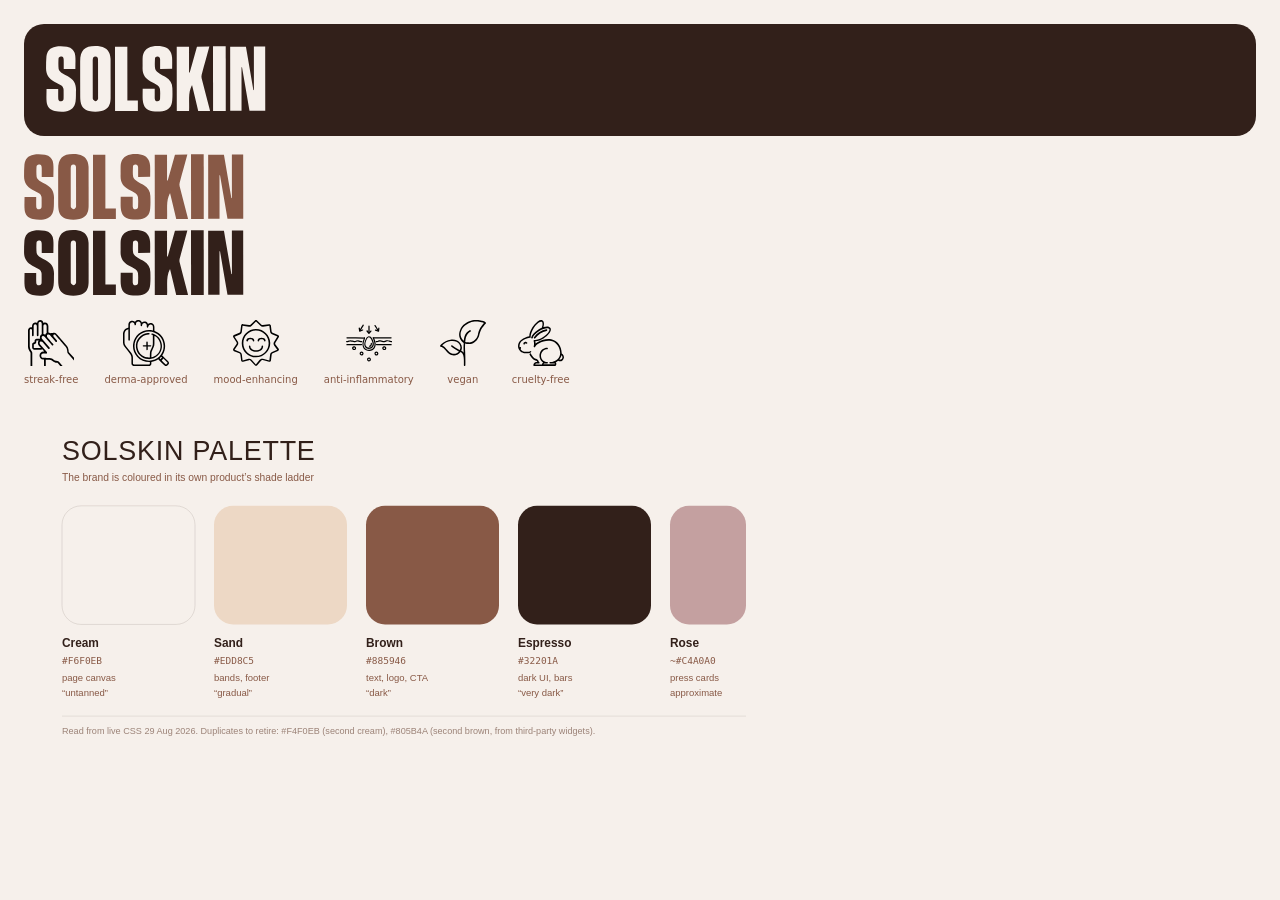
<file: assets/preview.html>
<!-- Visual contact sheet for the SOLSKIN asset library. Open in a browser. -->
<body style="margin:0;background:#F6F0EB;font:14px/1.5 system-ui;color:#32201A">
<div style="padding:24px">
<div style="background:#32201A;padding:22px;border-radius:20px;margin-bottom:18px">
  <img src="logo/solskin-wordmark-cream.svg" style="width:220px;display:block">
</div>
<img src="logo/solskin-wordmark-brown.svg" style="width:220px;display:block;margin-bottom:8px">
<img src="logo/solskin-wordmark-espresso.svg" style="width:220px;display:block;margin-bottom:22px">
<div style="display:flex;gap:26px;align-items:center;color:#885946">
<div style="text-align:center"><img src="icons/streak-free.svg" style="width:46px;height:46px"><div style="font-size:10px;margin-top:6px">streak-free</div></div>
<div style="text-align:center"><img src="icons/derma-approved.svg" style="width:46px;height:46px"><div style="font-size:10px;margin-top:6px">derma-approved</div></div>
<div style="text-align:center"><img src="icons/mood-enhancing.svg" style="width:46px;height:46px"><div style="font-size:10px;margin-top:6px">mood-enhancing</div></div>
<div style="text-align:center"><img src="icons/anti-inflammatory.svg" style="width:46px;height:46px"><div style="font-size:10px;margin-top:6px">anti-inflammatory</div></div>
<div style="text-align:center"><img src="icons/vegan.svg" style="width:46px;height:46px"><div style="font-size:10px;margin-top:6px">vegan</div></div>
<div style="text-align:center"><img src="icons/cruelty-free.svg" style="width:46px;height:46px"><div style="font-size:10px;margin-top:6px">cruelty-free</div></div>
</div><img src="tokens/palette-sheet.svg" style="width:100%;max-width:760px;margin-top:24px;display:block"></div></body>
</file>
